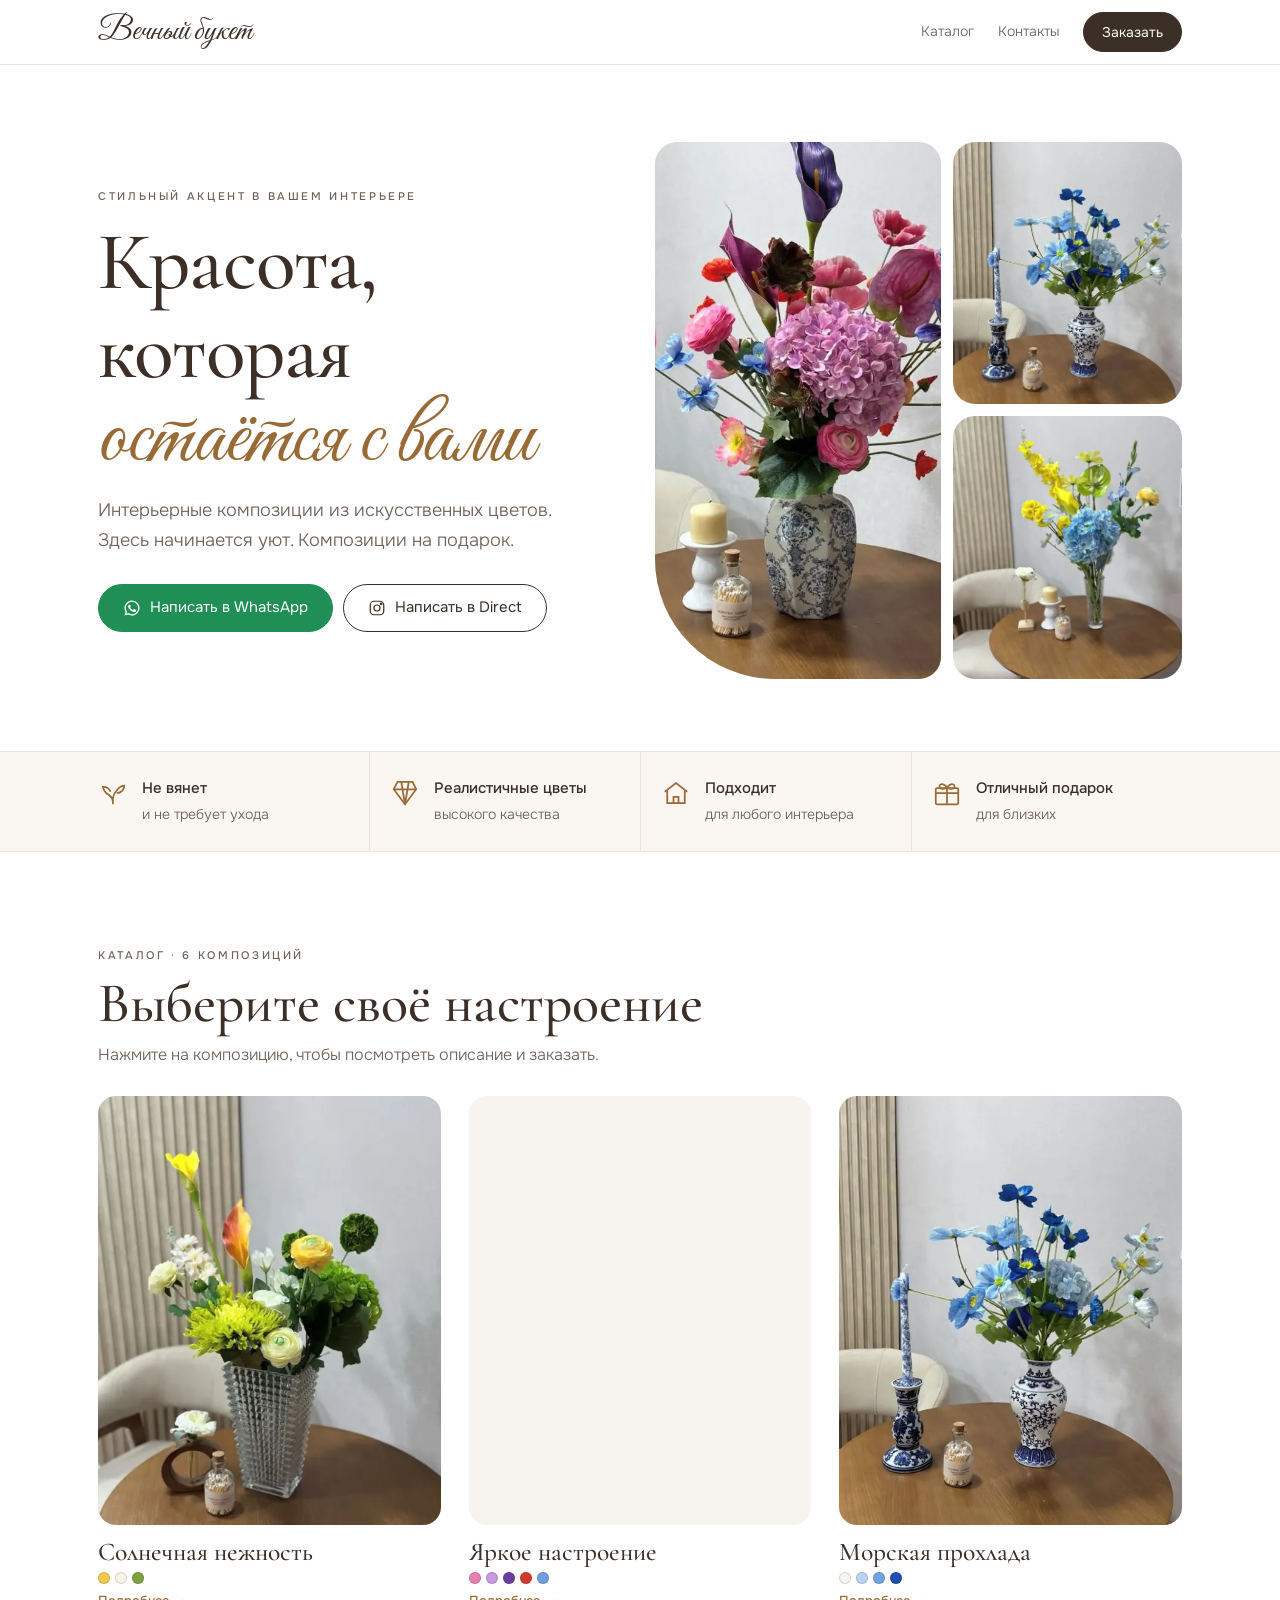
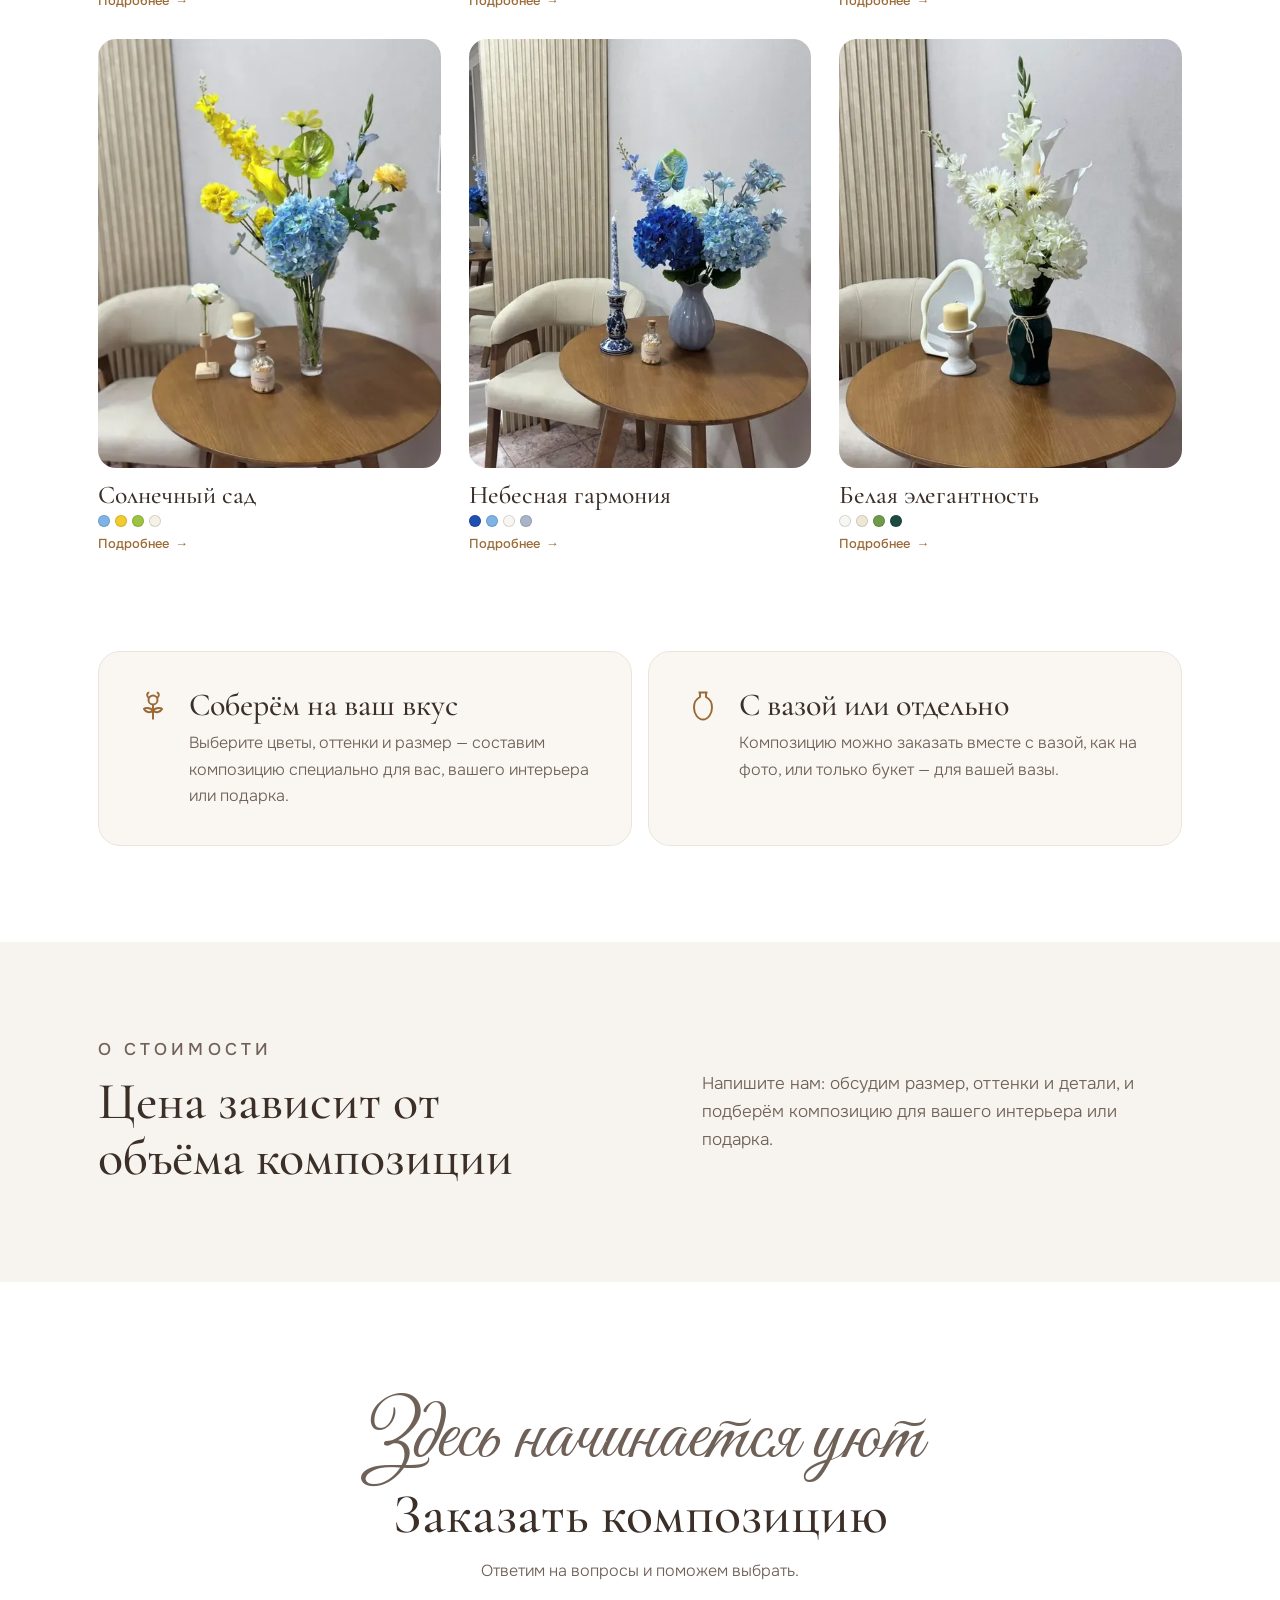
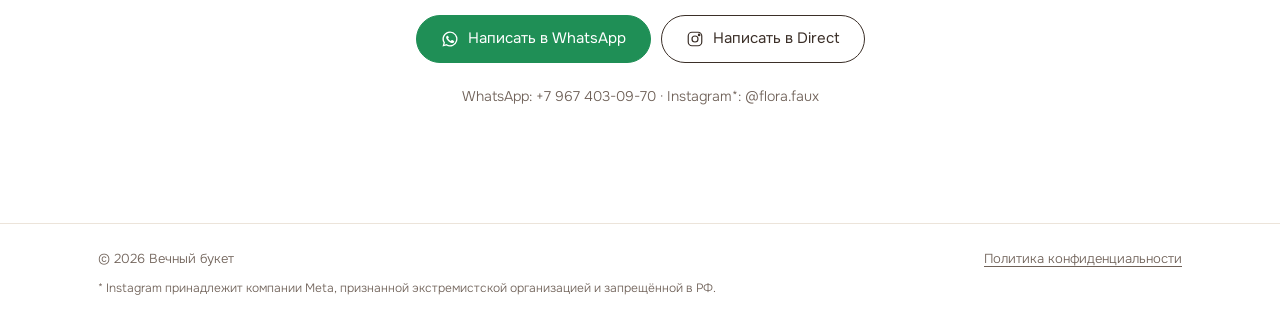
<file: index.html>
<!doctype html>
<html lang="ru">
<head>
<meta charset="utf-8">
<meta name="viewport" content="width=device-width, initial-scale=1, viewport-fit=cover">
<title>Вечный букет — интерьерные композиции из искусственных цветов</title>
<meta name="description" content="Вечный букет — интерьерные композиции из искусственных цветов. Не вянут и не требуют ухода. Стильный акцент в вашем интерьере и подарок для близких.">
<link rel="canonical" href="https://www.flora-faux.ru/">
<meta property="og:type" content="website">
<meta property="og:locale" content="ru_RU">
<meta property="og:site_name" content="Вечный букет">
<meta property="og:title" content="Вечный букет">
<meta property="og:description" content="Красота, которая остаётся с вами. Интерьерные композиции из искусственных цветов.">
<meta property="og:url" content="https://www.flora-faux.ru/">
<meta property="og:image" content="https://www.flora-faux.ru/img/yarkoe-nastroenie.jpg">
<meta property="og:image:width" content="900">
<meta property="og:image:height" content="885">
<meta name="twitter:card" content="summary_large_image">
<meta name="theme-color" content="#ffffff">
<link rel="icon" href="favicon.svg" type="image/svg+xml">
<link rel="icon" href="favicon-32.png" sizes="32x32" type="image/png">
<link rel="apple-touch-icon" href="apple-touch-icon.png">
<link rel="preload" href="fonts/cormorant-cyrillic.woff2" as="font" type="font/woff2" crossorigin>
<link rel="preload" href="fonts/onest-cyrillic.woff2" as="font" type="font/woff2" crossorigin>
<script type="application/ld+json">{"@context":"https://schema.org","@graph":[{"@type":"Store","@id":"https://www.flora-faux.ru/#store","name":"Вечный букет","url":"https://www.flora-faux.ru/","description":"Интерьерные композиции из искусственных цветов. Не вянут и не требуют ухода. Стильный акцент в интерьере и подарок для близких.","image":"https://www.flora-faux.ru/img/yarkoe-nastroenie.jpg","telephone":"+79674030970","sameAs":["https://www.instagram.com/flora.faux/"]},{"@type":"ItemList","name":"Каталог композиций","itemListElement":[{"@type":"ListItem","position":1,"item":{"@type":"Product","name":"Солнечная нежность","url":"https://www.flora-faux.ru/#solnechnaya-nezhnost","image":"https://www.flora-faux.ru/img/solnechnaya-nezhnost.jpg","description":"Элегантная композиция в современном серебристом кашпо, сочетающая нежные белые цветы, солнечные жёлтые акценты и сочную зелень. Гармоничное сочетание оттенков наполняет интерьер свежестью и уютом.","color":"Жёлтый, Белый, Зелёный","brand":{"@type":"Brand","name":"Вечный букет"}}},{"@type":"ListItem","position":2,"item":{"@type":"Product","name":"Яркое настроение","url":"https://www.flora-faux.ru/#yarkoe-nastroenie","image":"https://www.flora-faux.ru/img/yarkoe-nastroenie.jpg","description":"Эффектная пышная композиция в насыщенной розово-сиренево-красной гамме. Объёмная гортензия в центре сочетается с ранункулюсами, каллами, анемонами и декоративными цветами различных оттенков. Необычное сочетание цветов делает композицию выразительным акцентом в интерьере. Композиция размещена в декоративной керамической вазе с изящным орнаментом.","color":"Розовый, Сиреневый, Фиолетовый, Красный, Голубой","brand":{"@type":"Brand","name":"Вечный букет"}}},{"@type":"ListItem","position":3,"item":{"@type":"Product","name":"Морская прохлада","url":"https://www.flora-faux.ru/#morskaya-prohlada","image":"https://www.flora-faux.ru/img/morskaya-prohlada.jpg","description":"Стильная интерьерная композиция в благородной сине-голубой гамме. Нежные голубые и насыщенные синие цветы гармонично сочетаются с воздушной зеленью, создавая ощущение лёгкости и свежести. Композиция дополнена декоративной керамической вазой в бело-синем цвете с изысканным орнаментом. Благодаря сочетанию оттенков она особенно хорошо смотрится в светлых и современных интерьерах.","color":"Белый, Нежно-голубой, Голубой, Синий","brand":{"@type":"Brand","name":"Вечный букет"}}},{"@type":"ListItem","position":4,"item":{"@type":"Product","name":"Солнечный сад","url":"https://www.flora-faux.ru/#solnechnyi-sad","image":"https://www.flora-faux.ru/img/solnechnyi-sad.jpg","description":"Воздушная композиция, выполненная в сочетании нежно-голубых и солнечно-жёлтых оттенков. Центральная голубая гортензия гармонично дополнена жёлтыми цветами, декоративной зеленью и изящными цветочными акцентами. Прозрачная стеклянная ваза подчёркивает лёгкость композиции и позволяет рассмотреть изящные стебли цветов.","color":"Голубой, Жёлтый, Зелёный, Молочный","brand":{"@type":"Brand","name":"Вечный букет"}}},{"@type":"ListItem","position":5,"item":{"@type":"Product","name":"Небесная гармония","url":"https://www.flora-faux.ru/#nebesnaya-garmoniya","image":"https://www.flora-faux.ru/img/nebesnaya-garmoniya.jpg","description":"Пышная композиция в глубоких сине-голубых тонах. Основа — три объёмные гортензии: насыщенно-синяя, нежно-голубая и белая. Их дополняют лёгкие голубые соцветия, веточки дельфиниума и необычный сине-зелёный антуриум. Композиция размещена в керамической вазе пастельного серо-голубого цвета с рельефными гранями и волнистым краем. Спокойная гамма наполняет пространство ощущением чистоты и прохлады.","color":"Синий, Голубой, Белый, Серо-голубой","brand":{"@type":"Brand","name":"Вечный букет"}}},{"@type":"ListItem","position":6,"item":{"@type":"Product","name":"Белая элегантность","url":"https://www.flora-faux.ru/#belaya-elegantnost","image":"https://www.flora-faux.ru/img/belaya-elegantnost.jpg","description":"Изысканная монохромная композиция в белых тонах. Пышная гортензия, герберы с солнечной сердцевиной, изящные каллы и вертикальные соцветия гладиолуса создают лёгкий и благородный силуэт. Композиция размещена в керамической вазе глубокого изумрудного цвета, украшенной бечёвкой. Контраст белых цветов и тёмной вазы делает композицию особенно стильной.","color":"Белый, Молочный, Зелёный, Изумрудный","brand":{"@type":"Brand","name":"Вечный букет"}}}]}]}</script>
<style>
@font-face{font-family:'Cormorant Garamond';font-style:normal;font-weight:500 600;font-display:swap;src:url(fonts/cormorant-cyrillic.woff2) format('woff2');unicode-range:U+0301, U+0400-045F, U+0490-0491, U+04B0-04B1, U+2116}
@font-face{font-family:'Cormorant Garamond';font-style:normal;font-weight:500 600;font-display:swap;src:url(fonts/cormorant-latin.woff2) format('woff2');unicode-range:U+0000-00FF, U+0131, U+0152-0153, U+02BB-02BC, U+02C6, U+02DA, U+02DC, U+0304, U+0308, U+0329, U+2000-206F, U+20AC, U+2122, U+2191, U+2193, U+2212, U+2215, U+FEFF, U+FFFD}
@font-face{font-family:'Cormorant Garamond';font-style:italic;font-weight:500;font-display:swap;src:url(fonts/cormorant-italic-cyrillic.woff2) format('woff2');unicode-range:U+0301, U+0400-045F, U+0490-0491, U+04B0-04B1, U+2116}
@font-face{font-family:'Cormorant Garamond';font-style:italic;font-weight:500;font-display:swap;src:url(fonts/cormorant-italic-latin.woff2) format('woff2');unicode-range:U+0000-00FF, U+0131, U+0152-0153, U+02BB-02BC, U+02C6, U+02DA, U+02DC, U+0304, U+0308, U+0329, U+2000-206F, U+20AC, U+2122, U+2191, U+2193, U+2212, U+2215, U+FEFF, U+FFFD}
@font-face{font-family:'Great Vibes';font-style:normal;font-weight:400;font-display:swap;src:url(fonts/greatvibes-cyrillic.woff2) format('woff2');unicode-range:U+0301, U+0400-045F, U+0490-0491, U+04B0-04B1, U+2116}
@font-face{font-family:'Great Vibes';font-style:normal;font-weight:400;font-display:swap;src:url(fonts/greatvibes-latin.woff2) format('woff2');unicode-range:U+0000-00FF, U+0131, U+0152-0153, U+02BB-02BC, U+02C6, U+02DA, U+02DC, U+0304, U+0308, U+0329, U+2000-206F, U+20AC, U+2122, U+2191, U+2193, U+2212, U+2215, U+FEFF, U+FFFD}
@font-face{font-family:'Onest';font-style:normal;font-weight:300 500;font-display:swap;src:url(fonts/onest-cyrillic.woff2) format('woff2');unicode-range:U+0301, U+0400-045F, U+0490-0491, U+04B0-04B1, U+2116}
@font-face{font-family:'Onest';font-style:normal;font-weight:300 500;font-display:swap;src:url(fonts/onest-latin.woff2) format('woff2');unicode-range:U+0000-00FF, U+0131, U+0152-0153, U+02BB-02BC, U+02C6, U+02DA, U+02DC, U+0304, U+0308, U+0329, U+2000-206F, U+20AC, U+2122, U+2191, U+2193, U+2212, U+2215, U+FEFF, U+FFFD}
/* Лукбук: белый фон, тёплые бежевые акценты (стена-рейка и дуб на фото), рукописный логотип как на коллаже */
:root{
  --bg:#ffffff; --linen:#f7f3ee; --card:#faf7f3; --ink:#3b2f28; --muted:#6f6158; --line:#ece4da; --oak:#9a6a36;
  --wa:#1f8f56; --on-dark:#fbf8f4;
  --script:"Great Vibes","Segoe Script",cursive;
  --display:"Cormorant Garamond",Georgia,serif;
  --text:"Onest","Helvetica Neue",Arial,sans-serif;
  --gutter:clamp(16px,4vw,48px); --r:22px;
}
*{box-sizing:border-box}
html{scroll-behavior:smooth;-webkit-text-size-adjust:100%}
html:has(dialog[open]){overflow:hidden}
body{margin:0;background:var(--bg);color:var(--ink);font:300 16px/1.65 var(--text);-webkit-font-smoothing:antialiased}
img{display:block;max-width:100%;height:auto}
picture{display:block}
a{color:inherit;text-decoration:none}
a:focus-visible,button:focus-visible{outline:2px solid var(--oak);outline-offset:3px}
.wrap{max-width:1180px;margin:0 auto;padding-inline:var(--gutter)}
.eyebrow{font:500 11px/1.4 var(--text);letter-spacing:.24em;text-transform:uppercase;color:var(--muted);margin:0}
.eyebrow.mb{margin-bottom:10px}
h1,h2,h3{font-family:var(--display);font-weight:500;margin:0;text-wrap:balance;line-height:1.08}
.script{font-family:var(--script);font-weight:400;color:var(--oak)}

/* buttons */
.btns{display:flex;flex-wrap:wrap;gap:10px}
.btn{display:inline-flex;align-items:center;justify-content:center;gap:9px;min-height:48px;padding:12px 24px;border-radius:999px;font:400 15px/1 var(--text);border:1px solid var(--ink);background:none;color:var(--ink);cursor:pointer;transition:background .25s,color .25s,transform .25s}
.btn svg{width:18px;height:18px;flex:none}
.btn:hover{transform:translateY(-1px)}
.btn.wa{background:var(--wa);border-color:var(--wa);color:#fff}
.btn.dark{background:var(--ink);color:var(--on-dark)}
.btn.ghost:hover{background:var(--ink);color:var(--on-dark)}

/* header */
header{position:sticky;top:env(safe-area-inset-top,0px);z-index:20;background:color-mix(in srgb,var(--bg) 92%,transparent);backdrop-filter:blur(8px);-webkit-backdrop-filter:blur(8px);border-bottom:1px solid var(--line)}
header .wrap{display:flex;align-items:center;justify-content:space-between;gap:16px;height:64px}
.logo{font-family:var(--script);font-size:32px;line-height:1;color:var(--ink)}
.hnav{display:flex;align-items:center;gap:24px;font-size:14px;color:var(--muted)}
.hnav a:not(.btn):hover{color:var(--ink)}
.hnav .btn{min-height:40px;padding:8px 18px;font-size:14px}
@media (max-width:760px){.hnav .hide-m{display:none}}

/* hero */
.hero{display:grid;gap:28px;padding-block:clamp(20px,6vw,80px) clamp(40px,6vw,72px);align-items:center}
@media (min-width:900px){.hero{grid-template-columns:1fr 1.05fr;gap:56px}}
.hero h1{font-size:clamp(42px,6.4vw,84px);margin:14px 0 16px;letter-spacing:-.01em}
.hero h1 .script{display:block;font-size:1.08em;line-height:.9;margin-top:.06em}
.hero p.lead{font-size:18px;color:var(--muted);margin:0 0 28px;max-width:30em}
.mosaic{display:grid;grid-template-columns:1.25fr 1fr;grid-template-rows:1fr 1fr;gap:12px;aspect-ratio:1/1.02}
.mosaic picture{min-height:0}
.mosaic img{width:100%;height:100%;object-fit:cover;border-radius:var(--r)}
.mosaic picture:first-child{grid-row:span 2}
.mosaic picture:first-child img{border-radius:var(--r) var(--r) var(--r) 120px}
@media (max-width:899px){
  /* на телефоне первым — фото */
  .hero .mosaic{order:-1;aspect-ratio:auto;grid-template-rows:auto;grid-template-columns:1fr 1fr}
  .mosaic picture:first-child{grid-row:auto;grid-column:1 / -1}
  .mosaic picture:first-child img{aspect-ratio:1/1;border-radius:var(--r) var(--r) var(--r) 80px}
  .mosaic picture:not(:first-child){display:none}
}

/* advantages */
.adv{background:var(--card);border-block:1px solid var(--line)}
.adv .wrap{display:grid;grid-template-columns:repeat(4,1fr)}
.a{display:flex;gap:14px;align-items:flex-start;padding:24px 20px 24px 0}
.a + .a{border-left:1px solid var(--line);padding-left:20px}
.a svg{width:30px;height:30px;flex:none;color:var(--oak);margin-top:2px}
.a b{display:block;font-weight:500;font-size:15px}
.a span{font-size:14px;color:var(--muted)}
@media (max-width:900px){.adv .wrap{grid-template-columns:1fr 1fr}.a:nth-child(3){border-left:0;padding-left:0}.a:nth-child(n+3){border-top:1px solid var(--line)}}
@media (max-width:480px){.a{padding:18px 10px 18px 0;gap:10px}.a + .a{padding-left:12px}.a svg{width:26px;height:26px}.a b{font-size:14px}.a span{font-size:13px}}

/* catalog grid */
.catalog{padding-block:clamp(56px,8vw,96px)}
.catalog h2{font-size:clamp(34px,4.6vw,56px);margin:10px 0 8px}
.catalog .sub{color:var(--muted);margin:0 0 28px}
.cards{display:grid;grid-template-columns:repeat(3,1fr);gap:clamp(14px,2.4vw,28px)}
@media (max-width:760px){.cards{grid-template-columns:1fr 1fr}}
.card{display:flex;flex-direction:column;gap:12px;cursor:pointer}
.card-ph{display:block;overflow:hidden;border-radius:18px;background:var(--linen)}
.card-ph img{width:100%;aspect-ratio:4/5;object-fit:cover;transition:transform .6s}
.card:hover .card-ph img{transform:scale(1.04)}
.card-body{display:flex;flex-direction:column;gap:6px}
.card-name{font-family:var(--display);font-weight:500;font-size:clamp(19px,2vw,26px);line-height:1.15}
.card-dots{display:flex;gap:5px}
.card-dots i{width:12px;height:12px;border-radius:50%;box-shadow:inset 0 0 0 1px rgba(0,0,0,.14)}
.card-more{font-size:13px;color:var(--oak);font-weight:500;display:inline-flex;align-items:center;gap:6px}
.card-more::after{content:"→";transition:transform .25s}
.card:hover .card-more::after{transform:translateX(3px)}

/* sheet (окно композиции) */
.sheet{border:0;padding:0;margin:auto;width:min(1040px,calc(100% - 48px));max-height:calc(100% - 48px);border-radius:28px;background:var(--bg);color:var(--ink);overflow:auto;overscroll-behavior:contain}
.sheet::backdrop{background:rgba(40,30,24,.55);backdrop-filter:blur(3px)}
.sheet[open]{animation:pop .3s ease}
@keyframes pop{from{opacity:0;transform:translateY(16px)}to{opacity:1;transform:none}}
.sheet-in{position:relative;display:grid;grid-template-columns:1fr 1fr;gap:40px;padding:28px}
.sheet-ph{position:relative}
.sheet-ph{align-self:start;position:sticky;top:0}
.sheet-ph img{width:100%;aspect-ratio:4/5;max-height:calc(100dvh - 104px);object-fit:cover;border-radius:var(--r)}
.num{position:absolute;left:14px;top:14px;background:var(--card);border-radius:999px;padding:5px 12px;font:500 12px/1.4 var(--text);letter-spacing:.08em}
.sheet-txt{display:flex;flex-direction:column;gap:16px;padding-top:8px;min-width:0}
.sheet h3{font-size:clamp(32px,3.6vw,48px)}
.desc p{margin:0 0 10px}
.desc p:first-child{font-size:17px}
.leaf-list{list-style:none;margin:0;padding:0;display:grid;gap:8px}
.leaf-list li{display:flex;gap:10px;font-size:15px}
.leaf-list li::before{content:"";flex:none;width:14px;height:14px;margin-top:5px;background:var(--oak);-webkit-mask:var(--leaf) center/contain no-repeat;mask:var(--leaf) center/contain no-repeat}
:root{--leaf:url("data:image/svg+xml,%3Csvg xmlns='http://www.w3.org/2000/svg' viewBox='0 0 24 24'%3E%3Cpath d='M20 4C10 4 4 9 4 16c0 1.4.3 2.7.8 4C7 14 11 10 16 8c-4 3-7 7-8.6 12.6C8.5 20.9 9.7 21 11 21c7 0 9-8 9-17z'/%3E%3C/svg%3E")}
.palette{display:flex;flex-wrap:wrap;gap:8px}
.chip{display:inline-flex;align-items:center;gap:8px;padding:6px 12px 6px 6px;border:1px solid var(--line);border-radius:999px;font-size:13px;background:var(--card)}
.chip i{width:18px;height:18px;border-radius:50%;box-shadow:inset 0 0 0 1px rgba(0,0,0,.12)}
.vase-note{font-size:14px;color:var(--muted);margin:0}
.close{position:absolute;right:16px;top:16px;z-index:2;width:44px;height:44px;border-radius:50%;border:1px solid var(--line);background:var(--bg);color:var(--ink);display:grid;place-items:center;cursor:pointer}
.close svg{width:20px;height:20px}
@media (max-width:760px){
  .sheet{width:100%;max-width:100%;max-height:100%;height:100%;margin:0;border-radius:0}
  .sheet[open]{animation:up .3s ease}
  @keyframes up{from{transform:translateY(40px);opacity:0}to{transform:none;opacity:1}}
  .sheet-in{grid-template-columns:1fr;gap:20px;padding:16px 16px calc(24px + env(safe-area-inset-bottom,0px))}
  .sheet-ph{position:relative}
  .sheet-ph img{aspect-ratio:1/1;max-height:none;object-position:center 60%}
  .close{position:fixed;right:24px;top:calc(24px + env(safe-area-inset-top,0px))}
}

/* opts, price, contact */
.opts{padding-block:0 clamp(56px,8vw,96px)}
.opts .grid{display:grid;grid-template-columns:repeat(auto-fit,minmax(280px,1fr));gap:16px}
.opt{background:var(--card);border:1px solid var(--line);border-radius:var(--r);padding:clamp(24px,3vw,36px);display:flex;gap:18px;align-items:flex-start}
.opt svg{width:36px;height:36px;flex:none;color:var(--oak)}
.opt h3{font-size:clamp(26px,2.6vw,32px);margin-bottom:8px}
.opt p{margin:0;color:var(--muted)}
.note{background:var(--linen)}
.note .wrap{padding-block:clamp(56px,8vw,96px);display:grid;gap:28px;align-items:center}
@media (min-width:900px){.note .wrap{grid-template-columns:1.2fr 1fr}}
.note h2{font-size:clamp(32px,4.4vw,52px);margin-top:12px}
.note p{margin:0;color:var(--muted);font-size:17px;max-width:30em}
.contact{text-align:center;padding-block:clamp(64px,9vw,120px)}
.contact .script{font-size:clamp(44px,7vw,80px);line-height:1;margin:0}
.contact h2{font-size:clamp(34px,4.6vw,56px);margin:6px 0 14px}
.contact p{color:var(--muted);margin:0 auto 30px;max-width:28em}
.contact .btns{justify-content:center}
.contact .handle{margin:22px auto 0;font-size:14px}

footer{border-top:1px solid var(--line)}
footer .wrap{display:flex;flex-wrap:wrap;justify-content:space-between;gap:10px 24px;padding-block:24px;font-size:13px;color:var(--muted)}
footer a{text-decoration:underline;text-underline-offset:3px}
footer .fine{flex-basis:100%;font-size:12px;margin:0}

.toast{position:fixed;left:50%;bottom:calc(88px + env(safe-area-inset-bottom,0px));transform:translate(-50%,12px);z-index:60;max-width:calc(100% - 32px);background:var(--ink);color:var(--on-dark);padding:12px 18px;border-radius:14px;font-size:14px;line-height:1.4;text-align:center;opacity:0;pointer-events:none;transition:opacity .25s,transform .25s}
.toast.show{opacity:1;transform:translate(-50%,0)}
@media (min-width:761px){.toast{bottom:28px}}

.cookie{position:fixed;left:16px;right:16px;bottom:calc(84px + env(safe-area-inset-bottom,0px));z-index:50;max-width:560px;margin:0 auto;background:var(--bg);border:1px solid var(--line);border-radius:16px;box-shadow:0 10px 30px rgba(40,30,24,.15);padding:14px 16px;display:flex;gap:12px;align-items:center;font-size:13px;color:var(--muted)}
.cookie a{text-decoration:underline}
.cookie .btn{min-height:38px;padding:8px 16px;font-size:13px;flex:none}
@media (min-width:761px){.cookie{bottom:24px}}

/* mobile dock */
.dock{display:none}
@media (max-width:760px){
  .dock{display:grid;grid-auto-flow:column;grid-auto-columns:1fr;gap:8px;position:fixed;left:0;right:0;bottom:0;z-index:30;padding:10px 16px calc(10px + env(safe-area-inset-bottom,0px));background:var(--bg);border-top:1px solid var(--line)}
  .dock .btn{min-height:46px;padding:10px;font-size:14px}
  footer{padding-bottom:80px}
}
@media (prefers-reduced-motion:reduce){*{transition:none!important;animation:none!important;scroll-behavior:auto!important}}
</style>
</head>
<body>

<header>
  <div class="wrap">
    <a class="logo" href="#top">Вечный букет</a>
    <nav class="hnav">
      <a class="hide-m" href="#catalog">Каталог</a>
      <a class="hide-m" href="#contact">Контакты</a>
      <a class="btn dark hide-m" href="https://wa.me/79674030970?text=%D0%97%D0%B4%D1%80%D0%B0%D0%B2%D1%81%D1%82%D0%B2%D1%83%D0%B9%D1%82%D0%B5%21%20%D0%A5%D0%BE%D1%87%D1%83%20%D0%B7%D0%B0%D0%BA%D0%B0%D0%B7%D0%B0%D1%82%D1%8C%20%D0%BA%D0%BE%D0%BC%D0%BF%D0%BE%D0%B7%D0%B8%D1%86%D0%B8%D1%8E." target="_blank" rel="noopener">Заказать</a>
    </nav>
  </div>
</header>

<main id="top">
  <section class="wrap hero">
    <div>
      <p class="eyebrow">Стильный акцент в вашем интерьере</p>
      <h1>Красота, которая <span class="script">остаётся с вами</span></h1>
      <p class="lead">Интерьерные композиции из искусственных цветов. Здесь начинается уют. Композиции на подарок.</p>
      <div class="btns"><a class="btn wa" href="https://wa.me/79674030970?text=%D0%97%D0%B4%D1%80%D0%B0%D0%B2%D1%81%D1%82%D0%B2%D1%83%D0%B9%D1%82%D0%B5%21%20%D0%A5%D0%BE%D1%87%D1%83%20%D0%B7%D0%B0%D0%BA%D0%B0%D0%B7%D0%B0%D1%82%D1%8C%20%D0%BA%D0%BE%D0%BC%D0%BF%D0%BE%D0%B7%D0%B8%D1%86%D0%B8%D1%8E." target="_blank" rel="noopener"><svg viewBox="0 0 24 24" fill="currentColor" aria-hidden="true"><path d="M12 2a10 10 0 0 0-8.6 15.1L2 22l5-1.3A10 10 0 1 0 12 2zm0 18.2a8.2 8.2 0 0 1-4.2-1.2l-.3-.2-3 .8.8-2.9-.2-.3A8.2 8.2 0 1 1 12 20.2zm4.5-6.1c-.2-.1-1.5-.7-1.7-.8s-.4-.1-.6.1-.6.8-.8 1-.3.2-.5.1a6.7 6.7 0 0 1-3.3-2.9c-.3-.4.3-.4.7-1.4.1-.2 0-.3 0-.4l-.8-1.8c-.2-.5-.4-.4-.6-.4h-.5a1 1 0 0 0-.7.3 3 3 0 0 0-.9 2.2 5.2 5.2 0 0 0 1.1 2.7 11.8 11.8 0 0 0 4.5 4c1.7.7 2.3.8 3.2.6a2.7 2.7 0 0 0 1.8-1.2 2.2 2.2 0 0 0 .1-1.3c0-.1-.2-.2-.5-.3z"/></svg>Написать в WhatsApp</a><a class="btn ghost" href="https://www.instagram.com/flora.faux/" target="_blank" rel="noopener" data-copy="Здравствуйте! Хочу заказать композицию."><svg viewBox="0 0 24 24" fill="none" stroke="currentColor" stroke-width="1.6" aria-hidden="true"><rect x="3" y="3" width="18" height="18" rx="5"/><circle cx="12" cy="12" r="4"/><circle cx="17.5" cy="6.5" r="1" fill="currentColor"/></svg>Написать в Direct</a></div>
    </div>
    <div class="mosaic">
      <picture><source type="image/webp" srcset="img/yarkoe-nastroenie-480.webp 480w, img/yarkoe-nastroenie-900.webp 900w" sizes="(max-width:760px) 100vw, 560px"><img fetchpriority="high" src="img/yarkoe-nastroenie.jpg" alt="Композиция «Яркое настроение»" width="900" height="885" loading="eager" decoding="async"></picture>
      <picture><source type="image/webp" srcset="img/morskaya-prohlada-480.webp 480w, img/morskaya-prohlada-900.webp 900w" sizes="280px"><img src="img/morskaya-prohlada.jpg" alt="Композиция «Морская прохлада»" width="900" height="1190" loading="lazy" decoding="async"></picture>
      <picture><source type="image/webp" srcset="img/solnechnyi-sad-480.webp 480w, img/solnechnyi-sad-900.webp 900w" sizes="280px"><img src="img/solnechnyi-sad.jpg" alt="Композиция «Солнечный сад»" width="900" height="1193" loading="lazy" decoding="async"></picture>
    </div>
  </section>

  <div class="adv">
    <div class="wrap">
      <div class="a"><svg viewBox="0 0 24 24" fill="none" stroke="currentColor" stroke-width="1.4"><path d="M12 21c-.5-4 0-8 3-11M12 21c.4-3-1-6-4-8M15 10c2-3 5-4 6-4 0 3-2 6-6 6M8 13C6 12 4 9 4 7c2 0 5 1 6 4"/></svg><div><b>Не вянет</b><span>и не требует ухода</span></div></div>
      <div class="a"><svg viewBox="0 0 24 24" fill="none" stroke="currentColor" stroke-width="1.4"><path d="M6 3h12l3 6-9 12L3 9z"/><path d="M3 9h18M9 3l3 18 3-18"/></svg><div><b>Реалистичные цветы</b><span>высокого качества</span></div></div>
      <div class="a"><svg viewBox="0 0 24 24" fill="none" stroke="currentColor" stroke-width="1.4"><path d="M3 11l9-7 9 7"/><path d="M5 10v10h14V10"/><path d="M10 20v-5h4v5"/></svg><div><b>Подходит</b><span>для любого интерьера</span></div></div>
      <div class="a"><svg viewBox="0 0 24 24" fill="none" stroke="currentColor" stroke-width="1.4"><rect x="3" y="8" width="18" height="13" rx="1"/><path d="M12 8v13M3 12h18M12 8c-2-4-6-4-6-1s6 1 6 1zm0 0c2-4 6-4 6-1s-6 1-6 1z"/></svg><div><b>Отличный подарок</b><span>для близких</span></div></div>
    </div>
  </div>

  <section class="wrap catalog" id="catalog">
    <p class="eyebrow">Каталог · 6 композиций</p>
    <h2>Выберите своё настроение</h2>
    <p class="sub">Нажмите на композицию, чтобы посмотреть описание и заказать.</p>
    <div class="cards">
<a class="card" href="#solnechnaya-nezhnost" data-open="solnechnaya-nezhnost"><span class="card-ph"><picture><source type="image/webp" srcset="img/solnechnaya-nezhnost-480.webp 480w, img/solnechnaya-nezhnost-900.webp 900w" sizes="(max-width:760px) 50vw, 360px"><img src="img/solnechnaya-nezhnost.jpg" alt="Композиция «Солнечная нежность»" width="900" height="1063" loading="lazy" decoding="async"></picture></span><span class="card-body"><span class="card-name">Солнечная нежность</span><span class="card-dots" aria-hidden="true"><i style="background:#f2c94c" title="Жёлтый"></i><i style="background:#f7f4ec" title="Белый"></i><i style="background:#7da23f" title="Зелёный"></i></span><span class="card-more">Подробнее</span></span></a>
<a class="card" href="#yarkoe-nastroenie" data-open="yarkoe-nastroenie"><span class="card-ph"><picture><source type="image/webp" srcset="img/yarkoe-nastroenie-480.webp 480w, img/yarkoe-nastroenie-900.webp 900w" sizes="(max-width:760px) 50vw, 360px"><img src="img/yarkoe-nastroenie.jpg" alt="Композиция «Яркое настроение»" width="900" height="885" loading="lazy" decoding="async"></picture></span><span class="card-body"><span class="card-name">Яркое настроение</span><span class="card-dots" aria-hidden="true"><i style="background:#e77fb3" title="Розовый"></i><i style="background:#c69be0" title="Сиреневый"></i><i style="background:#6b3fa0" title="Фиолетовый"></i><i style="background:#d33a2c" title="Красный"></i><i style="background:#6f9fe0" title="Голубой"></i></span><span class="card-more">Подробнее</span></span></a>
<a class="card" href="#morskaya-prohlada" data-open="morskaya-prohlada"><span class="card-ph"><picture><source type="image/webp" srcset="img/morskaya-prohlada-480.webp 480w, img/morskaya-prohlada-900.webp 900w" sizes="(max-width:760px) 50vw, 360px"><img src="img/morskaya-prohlada.jpg" alt="Композиция «Морская прохлада»" width="900" height="1190" loading="lazy" decoding="async"></picture></span><span class="card-body"><span class="card-name">Морская прохлада</span><span class="card-dots" aria-hidden="true"><i style="background:#f7f6f2" title="Белый"></i><i style="background:#b9d3f0" title="Нежно-голубой"></i><i style="background:#6fa3e3" title="Голубой"></i><i style="background:#1f4fb0" title="Синий"></i></span><span class="card-more">Подробнее</span></span></a>
<a class="card" href="#solnechnyi-sad" data-open="solnechnyi-sad"><span class="card-ph"><picture><source type="image/webp" srcset="img/solnechnyi-sad-480.webp 480w, img/solnechnyi-sad-900.webp 900w" sizes="(max-width:760px) 50vw, 360px"><img src="img/solnechnyi-sad.jpg" alt="Композиция «Солнечный сад»" width="900" height="1193" loading="lazy" decoding="async"></picture></span><span class="card-body"><span class="card-name">Солнечный сад</span><span class="card-dots" aria-hidden="true"><i style="background:#7fb2e5" title="Голубой"></i><i style="background:#f2cc2f" title="Жёлтый"></i><i style="background:#9cc43f" title="Зелёный"></i><i style="background:#f6f1e4" title="Молочный"></i></span><span class="card-more">Подробнее</span></span></a>
<a class="card" href="#nebesnaya-garmoniya" data-open="nebesnaya-garmoniya"><span class="card-ph"><picture><source type="image/webp" srcset="img/nebesnaya-garmoniya-480.webp 480w, img/nebesnaya-garmoniya-900.webp 900w" sizes="(max-width:760px) 50vw, 360px"><img src="img/nebesnaya-garmoniya.jpg" alt="Композиция «Небесная гармония»" width="896" height="1194" loading="lazy" decoding="async"></picture></span><span class="card-body"><span class="card-name">Небесная гармония</span><span class="card-dots" aria-hidden="true"><i style="background:#1f4fb0" title="Синий"></i><i style="background:#7fb2e5" title="Голубой"></i><i style="background:#f7f6f2" title="Белый"></i><i style="background:#a9b4c8" title="Серо-голубой"></i></span><span class="card-more">Подробнее</span></span></a>
<a class="card" href="#belaya-elegantnost" data-open="belaya-elegantnost"><span class="card-ph"><picture><source type="image/webp" srcset="img/belaya-elegantnost-480.webp 480w, img/belaya-elegantnost-900.webp 900w" sizes="(max-width:760px) 50vw, 360px"><img src="img/belaya-elegantnost.jpg" alt="Композиция «Белая элегантность»" width="900" height="1195" loading="lazy" decoding="async"></picture></span><span class="card-body"><span class="card-name">Белая элегантность</span><span class="card-dots" aria-hidden="true"><i style="background:#f7f6f2" title="Белый"></i><i style="background:#efe7d6" title="Молочный"></i><i style="background:#6f9a4a" title="Зелёный"></i><i style="background:#1d4b44" title="Изумрудный"></i></span><span class="card-more">Подробнее</span></span></a>
    </div>
  </section>

  <section class="wrap opts" aria-label="Варианты заказа">
    <div class="grid">
      <div class="opt">
        <svg viewBox="0 0 24 24" fill="none" stroke="currentColor" stroke-width="1.3" aria-hidden="true"><circle cx="12" cy="8" r="3"/><path d="M12 11v10M12 15c-2-2-5-2-6-1 1 2 4 3 6 1zm0 0c2-2 5-2 6-1-1 2-4 3-6 1z"/><path d="M9 6.5C7.5 5 8 3 9.5 3M15 6.5C16.5 5 16 3 14.5 3"/></svg>
        <div><h3>Соберём на ваш вкус</h3><p>Выберите цветы, оттенки и размер — составим композицию специально для вас, вашего интерьера или подарка.</p></div>
      </div>
      <div class="opt">
        <svg viewBox="0 0 24 24" fill="none" stroke="currentColor" stroke-width="1.3" aria-hidden="true"><path d="M9 3h6M10 3v3c-3 1.5-4 4-4 7 0 4 2.5 8 6 8s6-4 6-8c0-3-1-5.5-4-7V3"/></svg>
        <div><h3>С вазой или отдельно</h3><p>Композицию можно заказать вместе с вазой, как на фото, или только букет — для вашей вазы.</p></div>
      </div>
    </div>
  </section>

  <section class="note">
    <div class="wrap">
      <div>
        <p class="eyebrow">О стоимости</p>
        <h2>Цена зависит от объёма композиции</h2>
      </div>
      <p>Напишите нам: обсудим размер, оттенки и детали, и подберём композицию для вашего интерьера или подарка.</p>
    </div>
  </section>

  <section class="contact" id="contact">
    <div class="wrap">
      <p class="script">Здесь начинается уют</p>
      <h2>Заказать композицию</h2>
      <p>Ответим на вопросы и поможем выбрать.</p>
      <div class="btns"><a class="btn wa" href="https://wa.me/79674030970?text=%D0%97%D0%B4%D1%80%D0%B0%D0%B2%D1%81%D1%82%D0%B2%D1%83%D0%B9%D1%82%D0%B5%21%20%D0%A5%D0%BE%D1%87%D1%83%20%D0%B7%D0%B0%D0%BA%D0%B0%D0%B7%D0%B0%D1%82%D1%8C%20%D0%BA%D0%BE%D0%BC%D0%BF%D0%BE%D0%B7%D0%B8%D1%86%D0%B8%D1%8E." target="_blank" rel="noopener"><svg viewBox="0 0 24 24" fill="currentColor" aria-hidden="true"><path d="M12 2a10 10 0 0 0-8.6 15.1L2 22l5-1.3A10 10 0 1 0 12 2zm0 18.2a8.2 8.2 0 0 1-4.2-1.2l-.3-.2-3 .8.8-2.9-.2-.3A8.2 8.2 0 1 1 12 20.2zm4.5-6.1c-.2-.1-1.5-.7-1.7-.8s-.4-.1-.6.1-.6.8-.8 1-.3.2-.5.1a6.7 6.7 0 0 1-3.3-2.9c-.3-.4.3-.4.7-1.4.1-.2 0-.3 0-.4l-.8-1.8c-.2-.5-.4-.4-.6-.4h-.5a1 1 0 0 0-.7.3 3 3 0 0 0-.9 2.2 5.2 5.2 0 0 0 1.1 2.7 11.8 11.8 0 0 0 4.5 4c1.7.7 2.3.8 3.2.6a2.7 2.7 0 0 0 1.8-1.2 2.2 2.2 0 0 0 .1-1.3c0-.1-.2-.2-.5-.3z"/></svg>Написать в WhatsApp</a><a class="btn ghost" href="https://www.instagram.com/flora.faux/" target="_blank" rel="noopener" data-copy="Здравствуйте! Хочу заказать композицию."><svg viewBox="0 0 24 24" fill="none" stroke="currentColor" stroke-width="1.6" aria-hidden="true"><rect x="3" y="3" width="18" height="18" rx="5"/><circle cx="12" cy="12" r="4"/><circle cx="17.5" cy="6.5" r="1" fill="currentColor"/></svg>Написать в Direct</a></div>
      <p class="handle">WhatsApp: <a href="https://wa.me/79674030970?text=%D0%97%D0%B4%D1%80%D0%B0%D0%B2%D1%81%D1%82%D0%B2%D1%83%D0%B9%D1%82%D0%B5%21%20%D0%A5%D0%BE%D1%87%D1%83%20%D0%B7%D0%B0%D0%BA%D0%B0%D0%B7%D0%B0%D1%82%D1%8C%20%D0%BA%D0%BE%D0%BC%D0%BF%D0%BE%D0%B7%D0%B8%D1%86%D0%B8%D1%8E." target="_blank" rel="noopener">+7 967 403-09-70</a> · Instagram*: @flora.faux</p>
    </div>
  </section>
</main>

<footer>
  <div class="wrap">
    <span>© <span id="y">2026</span> Вечный букет</span>
    <a href="privacy.html">Политика конфиденциальности</a>
    <p class="fine">* Instagram принадлежит компании Meta, признанной экстремистской организацией и запрещённой в РФ.</p>
  </div>
</footer>

<dialog class="sheet" id="solnechnaya-nezhnost" aria-labelledby="t-solnechnaya-nezhnost">
  <div class="sheet-in">
    <button class="close" type="button" data-close aria-label="Закрыть">
      <svg viewBox="0 0 24 24" fill="none" stroke="currentColor" stroke-width="1.6"><path d="M6 6l12 12M18 6L6 18"/></svg>
    </button>
    <div class="sheet-ph"><picture><source type="image/webp" srcset="img/solnechnaya-nezhnost-480.webp 480w, img/solnechnaya-nezhnost-900.webp 900w" sizes="(max-width:760px) 100vw, 480px"><img src="img/solnechnaya-nezhnost.jpg" alt="Композиция «Солнечная нежность»" width="900" height="1063" loading="lazy" decoding="async"></picture><span class="num">01 / 06</span></div>
    <div class="sheet-txt">
      <p class="eyebrow">Интерьерная композиция</p>
      <h3 id="t-solnechnaya-nezhnost">«Солнечная нежность»</h3>
      <div class="desc"><p>Элегантная композиция в современном серебристом кашпо, сочетающая нежные белые цветы, солнечные жёлтые акценты и сочную зелень.</p><p>Гармоничное сочетание оттенков наполняет интерьер свежестью и уютом.</p></div>
      <ul class="leaf-list"><li>Идеально для гостиной, спальни, рабочего кабинета</li><li>Стильный подарок</li></ul>
      <div><p class="eyebrow mb">Цветовая гамма</p><div class="palette"><span class="chip"><i style="background:#f2c94c"></i>Жёлтый</span><span class="chip"><i style="background:#f7f4ec"></i>Белый</span><span class="chip"><i style="background:#7da23f"></i>Зелёный</span></div></div>
      <p class="vase-note">Можно заказать с вазой или без неё, а также собрать на ваш вкус.</p>
      <div class="btns"><a class="btn wa" href="https://wa.me/79674030970?text=%D0%97%D0%B4%D1%80%D0%B0%D0%B2%D1%81%D1%82%D0%B2%D1%83%D0%B9%D1%82%D0%B5%21%20%D0%98%D0%BD%D1%82%D0%B5%D1%80%D0%B5%D1%81%D1%83%D0%B5%D1%82%20%D0%BA%D0%BE%D0%BC%D0%BF%D0%BE%D0%B7%D0%B8%D1%86%D0%B8%D1%8F%20%C2%AB%D0%A1%D0%BE%D0%BB%D0%BD%D0%B5%D1%87%D0%BD%D0%B0%D1%8F%20%D0%BD%D0%B5%D0%B6%D0%BD%D0%BE%D1%81%D1%82%D1%8C%C2%BB." target="_blank" rel="noopener"><svg viewBox="0 0 24 24" fill="currentColor" aria-hidden="true"><path d="M12 2a10 10 0 0 0-8.6 15.1L2 22l5-1.3A10 10 0 1 0 12 2zm0 18.2a8.2 8.2 0 0 1-4.2-1.2l-.3-.2-3 .8.8-2.9-.2-.3A8.2 8.2 0 1 1 12 20.2zm4.5-6.1c-.2-.1-1.5-.7-1.7-.8s-.4-.1-.6.1-.6.8-.8 1-.3.2-.5.1a6.7 6.7 0 0 1-3.3-2.9c-.3-.4.3-.4.7-1.4.1-.2 0-.3 0-.4l-.8-1.8c-.2-.5-.4-.4-.6-.4h-.5a1 1 0 0 0-.7.3 3 3 0 0 0-.9 2.2 5.2 5.2 0 0 0 1.1 2.7 11.8 11.8 0 0 0 4.5 4c1.7.7 2.3.8 3.2.6a2.7 2.7 0 0 0 1.8-1.2 2.2 2.2 0 0 0 .1-1.3c0-.1-.2-.2-.5-.3z"/></svg>Написать в WhatsApp</a><a class="btn ghost" href="https://www.instagram.com/flora.faux/" target="_blank" rel="noopener" data-copy="Здравствуйте! Интересует композиция «Солнечная нежность»."><svg viewBox="0 0 24 24" fill="none" stroke="currentColor" stroke-width="1.6" aria-hidden="true"><rect x="3" y="3" width="18" height="18" rx="5"/><circle cx="12" cy="12" r="4"/><circle cx="17.5" cy="6.5" r="1" fill="currentColor"/></svg>Написать в Direct</a></div>
    </div>
  </div>
</dialog>
<dialog class="sheet" id="yarkoe-nastroenie" aria-labelledby="t-yarkoe-nastroenie">
  <div class="sheet-in">
    <button class="close" type="button" data-close aria-label="Закрыть">
      <svg viewBox="0 0 24 24" fill="none" stroke="currentColor" stroke-width="1.6"><path d="M6 6l12 12M18 6L6 18"/></svg>
    </button>
    <div class="sheet-ph"><picture><source type="image/webp" srcset="img/yarkoe-nastroenie-480.webp 480w, img/yarkoe-nastroenie-900.webp 900w" sizes="(max-width:760px) 100vw, 480px"><img src="img/yarkoe-nastroenie.jpg" alt="Композиция «Яркое настроение»" width="900" height="885" loading="lazy" decoding="async"></picture><span class="num">02 / 06</span></div>
    <div class="sheet-txt">
      <p class="eyebrow">Интерьерная композиция</p>
      <h3 id="t-yarkoe-nastroenie">«Яркое настроение»</h3>
      <div class="desc"><p>Эффектная пышная композиция в насыщенной розово-сиренево-красной гамме. Объёмная гортензия в центре сочетается с ранункулюсами, каллами, анемонами и декоративными цветами различных оттенков.</p><p>Необычное сочетание цветов делает композицию выразительным акцентом в интерьере. Композиция размещена в декоративной керамической вазе с изящным орнаментом.</p></div>
      <ul class="leaf-list"><li>Яркий акцент для интерьера</li><li>Не увядает и не требует ухода</li><li>Подходит для гостиной, спальни, ресторана или салона</li><li>Станет оригинальным подарком для любителей необычного декора</li></ul>
      <div><p class="eyebrow mb">Цветовая гамма</p><div class="palette"><span class="chip"><i style="background:#e77fb3"></i>Розовый</span><span class="chip"><i style="background:#c69be0"></i>Сиреневый</span><span class="chip"><i style="background:#6b3fa0"></i>Фиолетовый</span><span class="chip"><i style="background:#d33a2c"></i>Красный</span><span class="chip"><i style="background:#6f9fe0"></i>Голубой</span></div></div>
      <p class="vase-note">Можно заказать с вазой или без неё, а также собрать на ваш вкус.</p>
      <div class="btns"><a class="btn wa" href="https://wa.me/79674030970?text=%D0%97%D0%B4%D1%80%D0%B0%D0%B2%D1%81%D1%82%D0%B2%D1%83%D0%B9%D1%82%D0%B5%21%20%D0%98%D0%BD%D1%82%D0%B5%D1%80%D0%B5%D1%81%D1%83%D0%B5%D1%82%20%D0%BA%D0%BE%D0%BC%D0%BF%D0%BE%D0%B7%D0%B8%D1%86%D0%B8%D1%8F%20%C2%AB%D0%AF%D1%80%D0%BA%D0%BE%D0%B5%20%D0%BD%D0%B0%D1%81%D1%82%D1%80%D0%BE%D0%B5%D0%BD%D0%B8%D0%B5%C2%BB." target="_blank" rel="noopener"><svg viewBox="0 0 24 24" fill="currentColor" aria-hidden="true"><path d="M12 2a10 10 0 0 0-8.6 15.1L2 22l5-1.3A10 10 0 1 0 12 2zm0 18.2a8.2 8.2 0 0 1-4.2-1.2l-.3-.2-3 .8.8-2.9-.2-.3A8.2 8.2 0 1 1 12 20.2zm4.5-6.1c-.2-.1-1.5-.7-1.7-.8s-.4-.1-.6.1-.6.8-.8 1-.3.2-.5.1a6.7 6.7 0 0 1-3.3-2.9c-.3-.4.3-.4.7-1.4.1-.2 0-.3 0-.4l-.8-1.8c-.2-.5-.4-.4-.6-.4h-.5a1 1 0 0 0-.7.3 3 3 0 0 0-.9 2.2 5.2 5.2 0 0 0 1.1 2.7 11.8 11.8 0 0 0 4.5 4c1.7.7 2.3.8 3.2.6a2.7 2.7 0 0 0 1.8-1.2 2.2 2.2 0 0 0 .1-1.3c0-.1-.2-.2-.5-.3z"/></svg>Написать в WhatsApp</a><a class="btn ghost" href="https://www.instagram.com/flora.faux/" target="_blank" rel="noopener" data-copy="Здравствуйте! Интересует композиция «Яркое настроение»."><svg viewBox="0 0 24 24" fill="none" stroke="currentColor" stroke-width="1.6" aria-hidden="true"><rect x="3" y="3" width="18" height="18" rx="5"/><circle cx="12" cy="12" r="4"/><circle cx="17.5" cy="6.5" r="1" fill="currentColor"/></svg>Написать в Direct</a></div>
    </div>
  </div>
</dialog>
<dialog class="sheet" id="morskaya-prohlada" aria-labelledby="t-morskaya-prohlada">
  <div class="sheet-in">
    <button class="close" type="button" data-close aria-label="Закрыть">
      <svg viewBox="0 0 24 24" fill="none" stroke="currentColor" stroke-width="1.6"><path d="M6 6l12 12M18 6L6 18"/></svg>
    </button>
    <div class="sheet-ph"><picture><source type="image/webp" srcset="img/morskaya-prohlada-480.webp 480w, img/morskaya-prohlada-900.webp 900w" sizes="(max-width:760px) 100vw, 480px"><img src="img/morskaya-prohlada.jpg" alt="Композиция «Морская прохлада»" width="900" height="1190" loading="lazy" decoding="async"></picture><span class="num">03 / 06</span></div>
    <div class="sheet-txt">
      <p class="eyebrow">Интерьерная композиция</p>
      <h3 id="t-morskaya-prohlada">«Морская прохлада»</h3>
      <div class="desc"><p>Стильная интерьерная композиция в благородной сине-голубой гамме. Нежные голубые и насыщенные синие цветы гармонично сочетаются с воздушной зеленью, создавая ощущение лёгкости и свежести.</p><p>Композиция дополнена декоративной керамической вазой в бело-синем цвете с изысканным орнаментом. Благодаря сочетанию оттенков она особенно хорошо смотрится в светлых и современных интерьерах.</p></div>
      <ul class="leaf-list"><li>Долговечный элемент декора</li><li>Не требует воды и ухода</li><li>Сохраняет форму и цвет</li><li>Подходит для дома, офиса и коммерческих помещений</li></ul>
      <div><p class="eyebrow mb">Цветовая гамма</p><div class="palette"><span class="chip"><i style="background:#f7f6f2"></i>Белый</span><span class="chip"><i style="background:#b9d3f0"></i>Нежно-голубой</span><span class="chip"><i style="background:#6fa3e3"></i>Голубой</span><span class="chip"><i style="background:#1f4fb0"></i>Синий</span></div></div>
      <p class="vase-note">Можно заказать с вазой или без неё, а также собрать на ваш вкус.</p>
      <div class="btns"><a class="btn wa" href="https://wa.me/79674030970?text=%D0%97%D0%B4%D1%80%D0%B0%D0%B2%D1%81%D1%82%D0%B2%D1%83%D0%B9%D1%82%D0%B5%21%20%D0%98%D0%BD%D1%82%D0%B5%D1%80%D0%B5%D1%81%D1%83%D0%B5%D1%82%20%D0%BA%D0%BE%D0%BC%D0%BF%D0%BE%D0%B7%D0%B8%D1%86%D0%B8%D1%8F%20%C2%AB%D0%9C%D0%BE%D1%80%D1%81%D0%BA%D0%B0%D1%8F%20%D0%BF%D1%80%D0%BE%D1%85%D0%BB%D0%B0%D0%B4%D0%B0%C2%BB." target="_blank" rel="noopener"><svg viewBox="0 0 24 24" fill="currentColor" aria-hidden="true"><path d="M12 2a10 10 0 0 0-8.6 15.1L2 22l5-1.3A10 10 0 1 0 12 2zm0 18.2a8.2 8.2 0 0 1-4.2-1.2l-.3-.2-3 .8.8-2.9-.2-.3A8.2 8.2 0 1 1 12 20.2zm4.5-6.1c-.2-.1-1.5-.7-1.7-.8s-.4-.1-.6.1-.6.8-.8 1-.3.2-.5.1a6.7 6.7 0 0 1-3.3-2.9c-.3-.4.3-.4.7-1.4.1-.2 0-.3 0-.4l-.8-1.8c-.2-.5-.4-.4-.6-.4h-.5a1 1 0 0 0-.7.3 3 3 0 0 0-.9 2.2 5.2 5.2 0 0 0 1.1 2.7 11.8 11.8 0 0 0 4.5 4c1.7.7 2.3.8 3.2.6a2.7 2.7 0 0 0 1.8-1.2 2.2 2.2 0 0 0 .1-1.3c0-.1-.2-.2-.5-.3z"/></svg>Написать в WhatsApp</a><a class="btn ghost" href="https://www.instagram.com/flora.faux/" target="_blank" rel="noopener" data-copy="Здравствуйте! Интересует композиция «Морская прохлада»."><svg viewBox="0 0 24 24" fill="none" stroke="currentColor" stroke-width="1.6" aria-hidden="true"><rect x="3" y="3" width="18" height="18" rx="5"/><circle cx="12" cy="12" r="4"/><circle cx="17.5" cy="6.5" r="1" fill="currentColor"/></svg>Написать в Direct</a></div>
    </div>
  </div>
</dialog>
<dialog class="sheet" id="solnechnyi-sad" aria-labelledby="t-solnechnyi-sad">
  <div class="sheet-in">
    <button class="close" type="button" data-close aria-label="Закрыть">
      <svg viewBox="0 0 24 24" fill="none" stroke="currentColor" stroke-width="1.6"><path d="M6 6l12 12M18 6L6 18"/></svg>
    </button>
    <div class="sheet-ph"><picture><source type="image/webp" srcset="img/solnechnyi-sad-480.webp 480w, img/solnechnyi-sad-900.webp 900w" sizes="(max-width:760px) 100vw, 480px"><img src="img/solnechnyi-sad.jpg" alt="Композиция «Солнечный сад»" width="900" height="1193" loading="lazy" decoding="async"></picture><span class="num">04 / 06</span></div>
    <div class="sheet-txt">
      <p class="eyebrow">Интерьерная композиция</p>
      <h3 id="t-solnechnyi-sad">«Солнечный сад»</h3>
      <div class="desc"><p>Воздушная композиция, выполненная в сочетании нежно-голубых и солнечно-жёлтых оттенков. Центральная голубая гортензия гармонично дополнена жёлтыми цветами, декоративной зеленью и изящными цветочными акцентами.</p><p>Прозрачная стеклянная ваза подчёркивает лёгкость композиции и позволяет рассмотреть изящные стебли цветов.</p></div>
      <ul class="leaf-list"><li>Гармоничное сочетание тёплых и холодных оттенков</li><li>Подходит для современного и классического интерьера</li><li>Не требует полива и ухода</li><li>Сохраняет привлекательный внешний вид надолго</li></ul>
      <div><p class="eyebrow mb">Цветовая гамма</p><div class="palette"><span class="chip"><i style="background:#7fb2e5"></i>Голубой</span><span class="chip"><i style="background:#f2cc2f"></i>Жёлтый</span><span class="chip"><i style="background:#9cc43f"></i>Зелёный</span><span class="chip"><i style="background:#f6f1e4"></i>Молочный</span></div></div>
      <p class="vase-note">Можно заказать с вазой или без неё, а также собрать на ваш вкус.</p>
      <div class="btns"><a class="btn wa" href="https://wa.me/79674030970?text=%D0%97%D0%B4%D1%80%D0%B0%D0%B2%D1%81%D1%82%D0%B2%D1%83%D0%B9%D1%82%D0%B5%21%20%D0%98%D0%BD%D1%82%D0%B5%D1%80%D0%B5%D1%81%D1%83%D0%B5%D1%82%20%D0%BA%D0%BE%D0%BC%D0%BF%D0%BE%D0%B7%D0%B8%D1%86%D0%B8%D1%8F%20%C2%AB%D0%A1%D0%BE%D0%BB%D0%BD%D0%B5%D1%87%D0%BD%D1%8B%D0%B9%20%D1%81%D0%B0%D0%B4%C2%BB." target="_blank" rel="noopener"><svg viewBox="0 0 24 24" fill="currentColor" aria-hidden="true"><path d="M12 2a10 10 0 0 0-8.6 15.1L2 22l5-1.3A10 10 0 1 0 12 2zm0 18.2a8.2 8.2 0 0 1-4.2-1.2l-.3-.2-3 .8.8-2.9-.2-.3A8.2 8.2 0 1 1 12 20.2zm4.5-6.1c-.2-.1-1.5-.7-1.7-.8s-.4-.1-.6.1-.6.8-.8 1-.3.2-.5.1a6.7 6.7 0 0 1-3.3-2.9c-.3-.4.3-.4.7-1.4.1-.2 0-.3 0-.4l-.8-1.8c-.2-.5-.4-.4-.6-.4h-.5a1 1 0 0 0-.7.3 3 3 0 0 0-.9 2.2 5.2 5.2 0 0 0 1.1 2.7 11.8 11.8 0 0 0 4.5 4c1.7.7 2.3.8 3.2.6a2.7 2.7 0 0 0 1.8-1.2 2.2 2.2 0 0 0 .1-1.3c0-.1-.2-.2-.5-.3z"/></svg>Написать в WhatsApp</a><a class="btn ghost" href="https://www.instagram.com/flora.faux/" target="_blank" rel="noopener" data-copy="Здравствуйте! Интересует композиция «Солнечный сад»."><svg viewBox="0 0 24 24" fill="none" stroke="currentColor" stroke-width="1.6" aria-hidden="true"><rect x="3" y="3" width="18" height="18" rx="5"/><circle cx="12" cy="12" r="4"/><circle cx="17.5" cy="6.5" r="1" fill="currentColor"/></svg>Написать в Direct</a></div>
    </div>
  </div>
</dialog>
<dialog class="sheet" id="nebesnaya-garmoniya" aria-labelledby="t-nebesnaya-garmoniya">
  <div class="sheet-in">
    <button class="close" type="button" data-close aria-label="Закрыть">
      <svg viewBox="0 0 24 24" fill="none" stroke="currentColor" stroke-width="1.6"><path d="M6 6l12 12M18 6L6 18"/></svg>
    </button>
    <div class="sheet-ph"><picture><source type="image/webp" srcset="img/nebesnaya-garmoniya-480.webp 480w, img/nebesnaya-garmoniya-900.webp 900w" sizes="(max-width:760px) 100vw, 480px"><img src="img/nebesnaya-garmoniya.jpg" alt="Композиция «Небесная гармония»" width="896" height="1194" loading="lazy" decoding="async"></picture><span class="num">05 / 06</span></div>
    <div class="sheet-txt">
      <p class="eyebrow">Интерьерная композиция</p>
      <h3 id="t-nebesnaya-garmoniya">«Небесная гармония»</h3>
      <div class="desc"><p>Пышная композиция в глубоких сине-голубых тонах. Основа — три объёмные гортензии: насыщенно-синяя, нежно-голубая и белая. Их дополняют лёгкие голубые соцветия, веточки дельфиниума и необычный сине-зелёный антуриум.</p><p>Композиция размещена в керамической вазе пастельного серо-голубого цвета с рельефными гранями и волнистым краем. Спокойная гамма наполняет пространство ощущением чистоты и прохлады.</p></div>
      <ul class="leaf-list"><li>Выразительный акцент в светлом интерьере</li><li>Не требует воды и ухода</li><li>Сохраняет форму и цвет</li><li>Подходит для гостиной, спальни, офиса и в подарок</li></ul>
      <div><p class="eyebrow mb">Цветовая гамма</p><div class="palette"><span class="chip"><i style="background:#1f4fb0"></i>Синий</span><span class="chip"><i style="background:#7fb2e5"></i>Голубой</span><span class="chip"><i style="background:#f7f6f2"></i>Белый</span><span class="chip"><i style="background:#a9b4c8"></i>Серо-голубой</span></div></div>
      <p class="vase-note">Можно заказать с вазой или без неё, а также собрать на ваш вкус.</p>
      <div class="btns"><a class="btn wa" href="https://wa.me/79674030970?text=%D0%97%D0%B4%D1%80%D0%B0%D0%B2%D1%81%D1%82%D0%B2%D1%83%D0%B9%D1%82%D0%B5%21%20%D0%98%D0%BD%D1%82%D0%B5%D1%80%D0%B5%D1%81%D1%83%D0%B5%D1%82%20%D0%BA%D0%BE%D0%BC%D0%BF%D0%BE%D0%B7%D0%B8%D1%86%D0%B8%D1%8F%20%C2%AB%D0%9D%D0%B5%D0%B1%D0%B5%D1%81%D0%BD%D0%B0%D1%8F%20%D0%B3%D0%B0%D1%80%D0%BC%D0%BE%D0%BD%D0%B8%D1%8F%C2%BB." target="_blank" rel="noopener"><svg viewBox="0 0 24 24" fill="currentColor" aria-hidden="true"><path d="M12 2a10 10 0 0 0-8.6 15.1L2 22l5-1.3A10 10 0 1 0 12 2zm0 18.2a8.2 8.2 0 0 1-4.2-1.2l-.3-.2-3 .8.8-2.9-.2-.3A8.2 8.2 0 1 1 12 20.2zm4.5-6.1c-.2-.1-1.5-.7-1.7-.8s-.4-.1-.6.1-.6.8-.8 1-.3.2-.5.1a6.7 6.7 0 0 1-3.3-2.9c-.3-.4.3-.4.7-1.4.1-.2 0-.3 0-.4l-.8-1.8c-.2-.5-.4-.4-.6-.4h-.5a1 1 0 0 0-.7.3 3 3 0 0 0-.9 2.2 5.2 5.2 0 0 0 1.1 2.7 11.8 11.8 0 0 0 4.5 4c1.7.7 2.3.8 3.2.6a2.7 2.7 0 0 0 1.8-1.2 2.2 2.2 0 0 0 .1-1.3c0-.1-.2-.2-.5-.3z"/></svg>Написать в WhatsApp</a><a class="btn ghost" href="https://www.instagram.com/flora.faux/" target="_blank" rel="noopener" data-copy="Здравствуйте! Интересует композиция «Небесная гармония»."><svg viewBox="0 0 24 24" fill="none" stroke="currentColor" stroke-width="1.6" aria-hidden="true"><rect x="3" y="3" width="18" height="18" rx="5"/><circle cx="12" cy="12" r="4"/><circle cx="17.5" cy="6.5" r="1" fill="currentColor"/></svg>Написать в Direct</a></div>
    </div>
  </div>
</dialog>
<dialog class="sheet" id="belaya-elegantnost" aria-labelledby="t-belaya-elegantnost">
  <div class="sheet-in">
    <button class="close" type="button" data-close aria-label="Закрыть">
      <svg viewBox="0 0 24 24" fill="none" stroke="currentColor" stroke-width="1.6"><path d="M6 6l12 12M18 6L6 18"/></svg>
    </button>
    <div class="sheet-ph"><picture><source type="image/webp" srcset="img/belaya-elegantnost-480.webp 480w, img/belaya-elegantnost-900.webp 900w" sizes="(max-width:760px) 100vw, 480px"><img src="img/belaya-elegantnost.jpg" alt="Композиция «Белая элегантность»" width="900" height="1195" loading="lazy" decoding="async"></picture><span class="num">06 / 06</span></div>
    <div class="sheet-txt">
      <p class="eyebrow">Интерьерная композиция</p>
      <h3 id="t-belaya-elegantnost">«Белая элегантность»</h3>
      <div class="desc"><p>Изысканная монохромная композиция в белых тонах. Пышная гортензия, герберы с солнечной сердцевиной, изящные каллы и вертикальные соцветия гладиолуса создают лёгкий и благородный силуэт.</p><p>Композиция размещена в керамической вазе глубокого изумрудного цвета, украшенной бечёвкой. Контраст белых цветов и тёмной вазы делает композицию особенно стильной.</p></div>
      <ul class="leaf-list"><li>Универсальна для любого интерьера</li><li>Не увядает и не требует ухода</li><li>Подходит для дома, офиса, салона и ресторана</li><li>Станет утончённым подарком</li></ul>
      <div><p class="eyebrow mb">Цветовая гамма</p><div class="palette"><span class="chip"><i style="background:#f7f6f2"></i>Белый</span><span class="chip"><i style="background:#efe7d6"></i>Молочный</span><span class="chip"><i style="background:#6f9a4a"></i>Зелёный</span><span class="chip"><i style="background:#1d4b44"></i>Изумрудный</span></div></div>
      <p class="vase-note">Можно заказать с вазой или без неё, а также собрать на ваш вкус.</p>
      <div class="btns"><a class="btn wa" href="https://wa.me/79674030970?text=%D0%97%D0%B4%D1%80%D0%B0%D0%B2%D1%81%D1%82%D0%B2%D1%83%D0%B9%D1%82%D0%B5%21%20%D0%98%D0%BD%D1%82%D0%B5%D1%80%D0%B5%D1%81%D1%83%D0%B5%D1%82%20%D0%BA%D0%BE%D0%BC%D0%BF%D0%BE%D0%B7%D0%B8%D1%86%D0%B8%D1%8F%20%C2%AB%D0%91%D0%B5%D0%BB%D0%B0%D1%8F%20%D1%8D%D0%BB%D0%B5%D0%B3%D0%B0%D0%BD%D1%82%D0%BD%D0%BE%D1%81%D1%82%D1%8C%C2%BB." target="_blank" rel="noopener"><svg viewBox="0 0 24 24" fill="currentColor" aria-hidden="true"><path d="M12 2a10 10 0 0 0-8.6 15.1L2 22l5-1.3A10 10 0 1 0 12 2zm0 18.2a8.2 8.2 0 0 1-4.2-1.2l-.3-.2-3 .8.8-2.9-.2-.3A8.2 8.2 0 1 1 12 20.2zm4.5-6.1c-.2-.1-1.5-.7-1.7-.8s-.4-.1-.6.1-.6.8-.8 1-.3.2-.5.1a6.7 6.7 0 0 1-3.3-2.9c-.3-.4.3-.4.7-1.4.1-.2 0-.3 0-.4l-.8-1.8c-.2-.5-.4-.4-.6-.4h-.5a1 1 0 0 0-.7.3 3 3 0 0 0-.9 2.2 5.2 5.2 0 0 0 1.1 2.7 11.8 11.8 0 0 0 4.5 4c1.7.7 2.3.8 3.2.6a2.7 2.7 0 0 0 1.8-1.2 2.2 2.2 0 0 0 .1-1.3c0-.1-.2-.2-.5-.3z"/></svg>Написать в WhatsApp</a><a class="btn ghost" href="https://www.instagram.com/flora.faux/" target="_blank" rel="noopener" data-copy="Здравствуйте! Интересует композиция «Белая элегантность»."><svg viewBox="0 0 24 24" fill="none" stroke="currentColor" stroke-width="1.6" aria-hidden="true"><rect x="3" y="3" width="18" height="18" rx="5"/><circle cx="12" cy="12" r="4"/><circle cx="17.5" cy="6.5" r="1" fill="currentColor"/></svg>Написать в Direct</a></div>
    </div>
  </div>
</dialog>

<div class="dock"><a class="btn wa" href="https://wa.me/79674030970?text=%D0%97%D0%B4%D1%80%D0%B0%D0%B2%D1%81%D1%82%D0%B2%D1%83%D0%B9%D1%82%D0%B5%21%20%D0%A5%D0%BE%D1%87%D1%83%20%D0%B7%D0%B0%D0%BA%D0%B0%D0%B7%D0%B0%D1%82%D1%8C%20%D0%BA%D0%BE%D0%BC%D0%BF%D0%BE%D0%B7%D0%B8%D1%86%D0%B8%D1%8E." target="_blank" rel="noopener"><svg viewBox="0 0 24 24" fill="currentColor" aria-hidden="true"><path d="M12 2a10 10 0 0 0-8.6 15.1L2 22l5-1.3A10 10 0 1 0 12 2zm0 18.2a8.2 8.2 0 0 1-4.2-1.2l-.3-.2-3 .8.8-2.9-.2-.3A8.2 8.2 0 1 1 12 20.2zm4.5-6.1c-.2-.1-1.5-.7-1.7-.8s-.4-.1-.6.1-.6.8-.8 1-.3.2-.5.1a6.7 6.7 0 0 1-3.3-2.9c-.3-.4.3-.4.7-1.4.1-.2 0-.3 0-.4l-.8-1.8c-.2-.5-.4-.4-.6-.4h-.5a1 1 0 0 0-.7.3 3 3 0 0 0-.9 2.2 5.2 5.2 0 0 0 1.1 2.7 11.8 11.8 0 0 0 4.5 4c1.7.7 2.3.8 3.2.6a2.7 2.7 0 0 0 1.8-1.2 2.2 2.2 0 0 0 .1-1.3c0-.1-.2-.2-.5-.3z"/></svg>WhatsApp</a><a class="btn ghost" href="https://www.instagram.com/flora.faux/" target="_blank" rel="noopener" data-copy="Здравствуйте! Хочу заказать композицию."><svg viewBox="0 0 24 24" fill="none" stroke="currentColor" stroke-width="1.6" aria-hidden="true"><rect x="3" y="3" width="18" height="18" rx="5"/><circle cx="12" cy="12" r="4"/><circle cx="17.5" cy="6.5" r="1" fill="currentColor"/></svg>Direct</a></div>
<div class="toast" id="toast" role="status" aria-live="polite"></div>

<script>
// ===== Яндекс Метрика: впишите номер счётчика в data/site.json (metrika_id) и пересоберите =====
const METRIKA_ID = '';

// Окна композиций: открываются по нажатию на карточку и по ссылке вида flora-faux.ru/#solnechnaya-nezhnost
const sheets = document.querySelectorAll('dialog.sheet');
function openSheet(id, push) {
  const d = document.getElementById(id);
  if (!d || d.open) return;
  d.showModal();
  if (push) history.pushState({sheet: id}, '', '#' + id);
  goal('open_' + id);
}
document.querySelectorAll('[data-open]').forEach(a => a.addEventListener('click', ev => {
  ev.preventDefault(); openSheet(a.dataset.open, true);
}));
sheets.forEach(d => {
  d.addEventListener('click', ev => { if (ev.target === d || ev.target.closest('[data-close]')) d.close(); });
  d.addEventListener('close', () => { if (location.hash === '#' + d.id) history.replaceState(null, '', location.pathname + location.search); });
});
addEventListener('popstate', () => { sheets.forEach(d => d.open && d.close()); if (location.hash) openSheet(location.hash.slice(1)); });
if (location.hash) openSheet(location.hash.slice(1));

// Direct: Instagram не даёт подставить текст, поэтому копируем его — клиенту остаётся вставить
let toastTimer;
function toast(msg) {
  const t = document.getElementById('toast');
  t.textContent = msg; t.classList.add('show');
  clearTimeout(toastTimer); toastTimer = setTimeout(() => t.classList.remove('show'), 4500);
}
document.querySelectorAll('[data-copy]').forEach(a => a.addEventListener('click', () => {
  goal('click_direct');
  try {
    navigator.clipboard.writeText(a.dataset.copy)
      .then(() => toast('Текст скопирован — нажмите «Сообщение» в профиле и вставьте его'))
      .catch(() => {});
  } catch (e) {}
}));
document.querySelectorAll('a[href^="https://wa.me/"]').forEach(a => a.addEventListener('click', () => goal('click_whatsapp')));

// Цели Метрики (работают, только когда счётчик подключён)
function goal(name) { try { if (window.ym && METRIKA_ID) ym(+METRIKA_ID, 'reachGoal', name); } catch (e) {} }

// Метрика + уведомление о cookie — только когда указан номер счётчика
if (METRIKA_ID) {
  (function(m,e,t,r,i,k,a){m[i]=m[i]||function(){(m[i].a=m[i].a||[]).push(arguments)};m[i].l=1*new Date();
  k=e.createElement(t),a=e.getElementsByTagName(t)[0],k.async=1,k.src=r,a.parentNode.insertBefore(k,a)})
  (window, document, 'script', 'https://mc.yandex.ru/metrika/tag.js', 'ym');
  ym(+METRIKA_ID, 'init', {clickmap:true, trackLinks:true, accurateTrackBounce:true, webvisor:true});
  let ok = false; try { ok = localStorage.getItem('cookie-ok') === '1'; } catch (e) {}
  if (!ok) {
    const c = document.createElement('div'); c.className = 'cookie';
    c.innerHTML = '<span>Мы используем cookie и Яндекс Метрику, чтобы сайт работал лучше. <a href="privacy.html">Подробнее</a></span><button class="btn dark" type="button">Хорошо</button>';
    c.querySelector('button').onclick = () => { try { localStorage.setItem('cookie-ok', '1'); } catch (e) {} c.remove(); };
    document.body.append(c);
  }
}
document.getElementById('y').textContent = new Date().getFullYear();
</script>
</body>
</html>
</file>
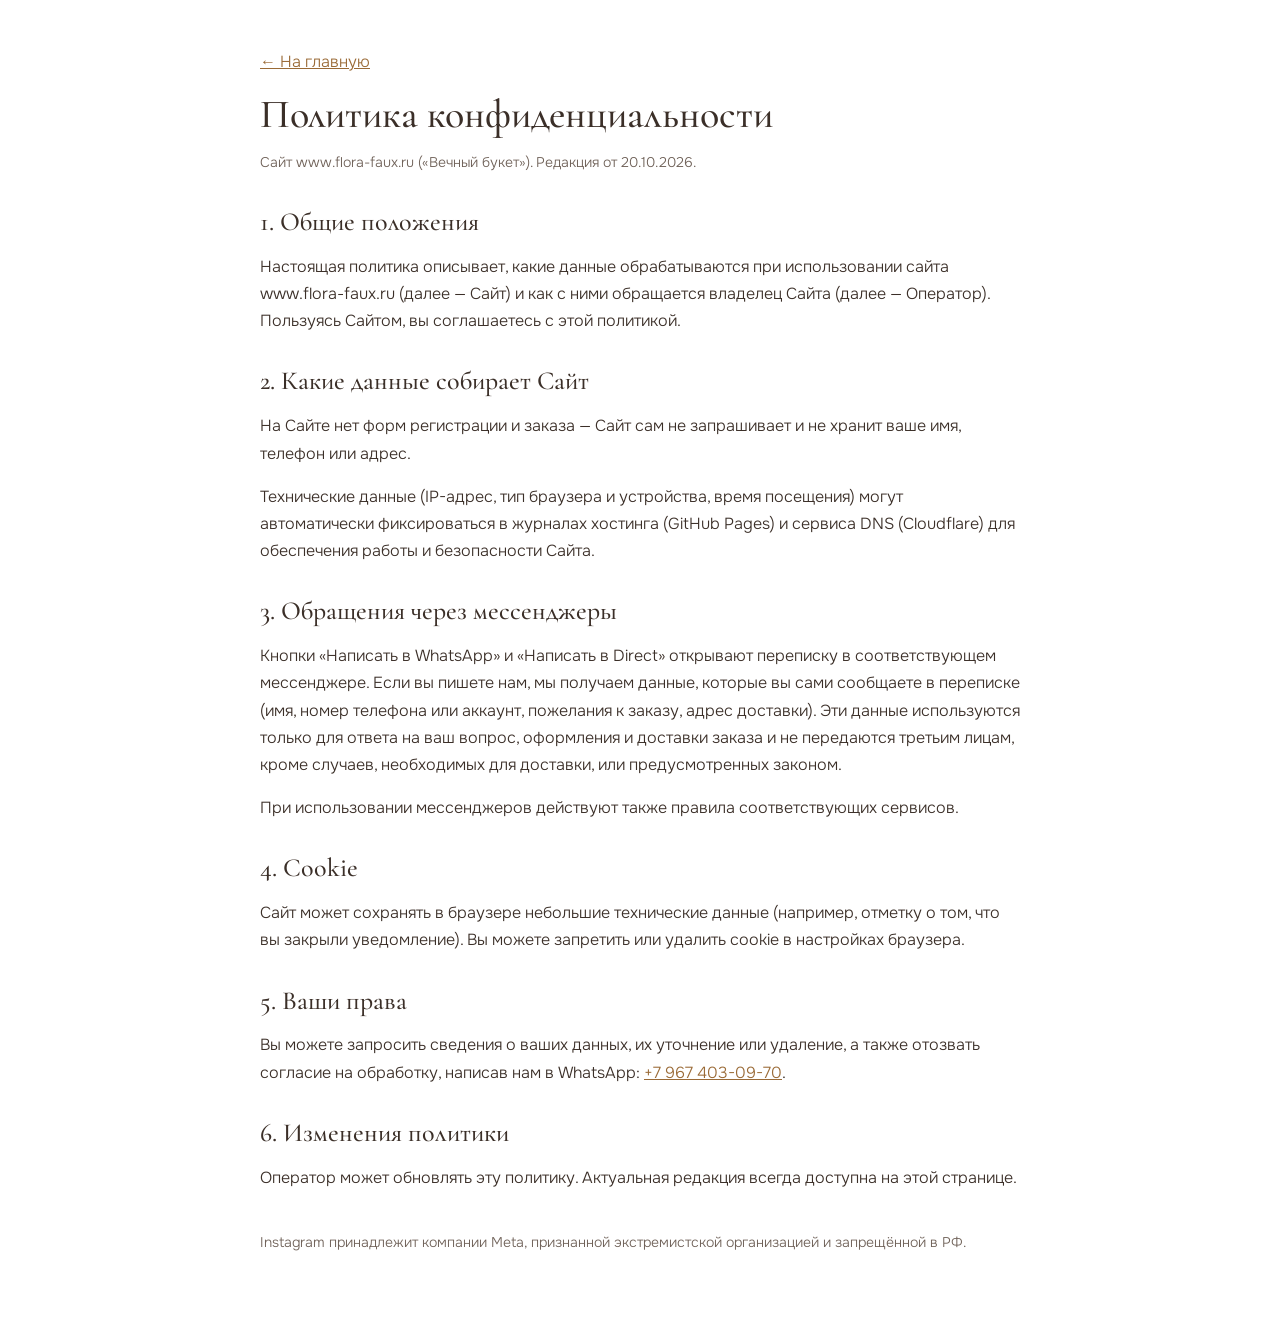
<file: privacy.html>
<!doctype html>
<html lang="ru">
<head>
<meta charset="utf-8">
<meta name="viewport" content="width=device-width, initial-scale=1">
<title>Политика конфиденциальности — Вечный букет</title>
<meta name="robots" content="noindex, follow">
<link rel="icon" href="favicon.svg" type="image/svg+xml">
<link rel="canonical" href="https://www.flora-faux.ru/privacy.html">
<style>
@font-face{font-family:'Onest';font-weight:300 500;font-display:swap;src:url(fonts/onest-cyrillic.woff2) format('woff2');unicode-range:U+0400-045F,U+2116}
@font-face{font-family:'Onest';font-weight:300 500;font-display:swap;src:url(fonts/onest-latin.woff2) format('woff2');unicode-range:U+0000-00FF,U+2000-206F}
@font-face{font-family:'Cormorant Garamond';font-weight:500 600;font-display:swap;src:url(fonts/cormorant-cyrillic.woff2) format('woff2');unicode-range:U+0400-045F}
@font-face{font-family:'Cormorant Garamond';font-weight:500 600;font-display:swap;src:url(fonts/cormorant-latin.woff2) format('woff2');unicode-range:U+0000-00FF,U+2000-206F}
body{margin:0;background:#fff;color:#3b2f28;font:300 16px/1.7 "Onest","Helvetica Neue",Arial,sans-serif}
main{max-width:760px;margin:0 auto;padding:32px 16px 64px}
a{color:#9a6a36}
h1,h2{font-family:"Cormorant Garamond",Georgia,serif;font-weight:500;line-height:1.15}
h1{font-size:40px;margin:16px 0 8px}
h2{font-size:26px;margin:32px 0 8px}
.muted{color:#6f6158;font-size:14px}
</style>
</head>
<body>
<main>
<p><a href="/">← На главную</a></p>
<h1>Политика конфиденциальности</h1>
<p class="muted">Сайт www.flora-faux.ru («Вечный букет»). Редакция от 20.10.2026.</p>

<h2>1. Общие положения</h2>
<p>Настоящая политика описывает, какие данные обрабатываются при использовании сайта www.flora-faux.ru (далее — Сайт) и как с ними обращается владелец Сайта (далее — Оператор). Пользуясь Сайтом, вы соглашаетесь с этой политикой.</p>

<h2>2. Какие данные собирает Сайт</h2>
<p>На Сайте нет форм регистрации и заказа — Сайт сам не запрашивает и не хранит ваше имя, телефон или адрес.</p>
<p>Технические данные (IP-адрес, тип браузера и устройства, время посещения) могут автоматически фиксироваться в журналах хостинга (GitHub Pages) и сервиса DNS (Cloudflare) для обеспечения работы и безопасности Сайта.</p>

<h2>3. Обращения через мессенджеры</h2>
<p>Кнопки «Написать в WhatsApp» и «Написать в Direct» открывают переписку в соответствующем мессенджере. Если вы пишете нам, мы получаем данные, которые вы сами сообщаете в переписке (имя, номер телефона или аккаунт, пожелания к заказу, адрес доставки). Эти данные используются только для ответа на ваш вопрос, оформления и доставки заказа и не передаются третьим лицам, кроме случаев, необходимых для доставки, или предусмотренных законом.</p>
<p>При использовании мессенджеров действуют также правила соответствующих сервисов.</p>

<h2>4. Cookie</h2>
<p>Сайт может сохранять в браузере небольшие технические данные (например, отметку о том, что вы закрыли уведомление). Вы можете запретить или удалить cookie в настройках браузера.</p>

<h2>5. Ваши права</h2>
<p>Вы можете запросить сведения о ваших данных, их уточнение или удаление, а также отозвать согласие на обработку, написав нам в WhatsApp: <a href="https://wa.me/79674030970">+7 967 403-09-70</a>.</p>

<h2>6. Изменения политики</h2>
<p>Оператор может обновлять эту политику. Актуальная редакция всегда доступна на этой странице.</p>

<p class="muted" style="margin-top:40px">Instagram принадлежит компании Meta, признанной экстремистской организацией и запрещённой в РФ.</p>
</main>
</body>
</html>
</file>
